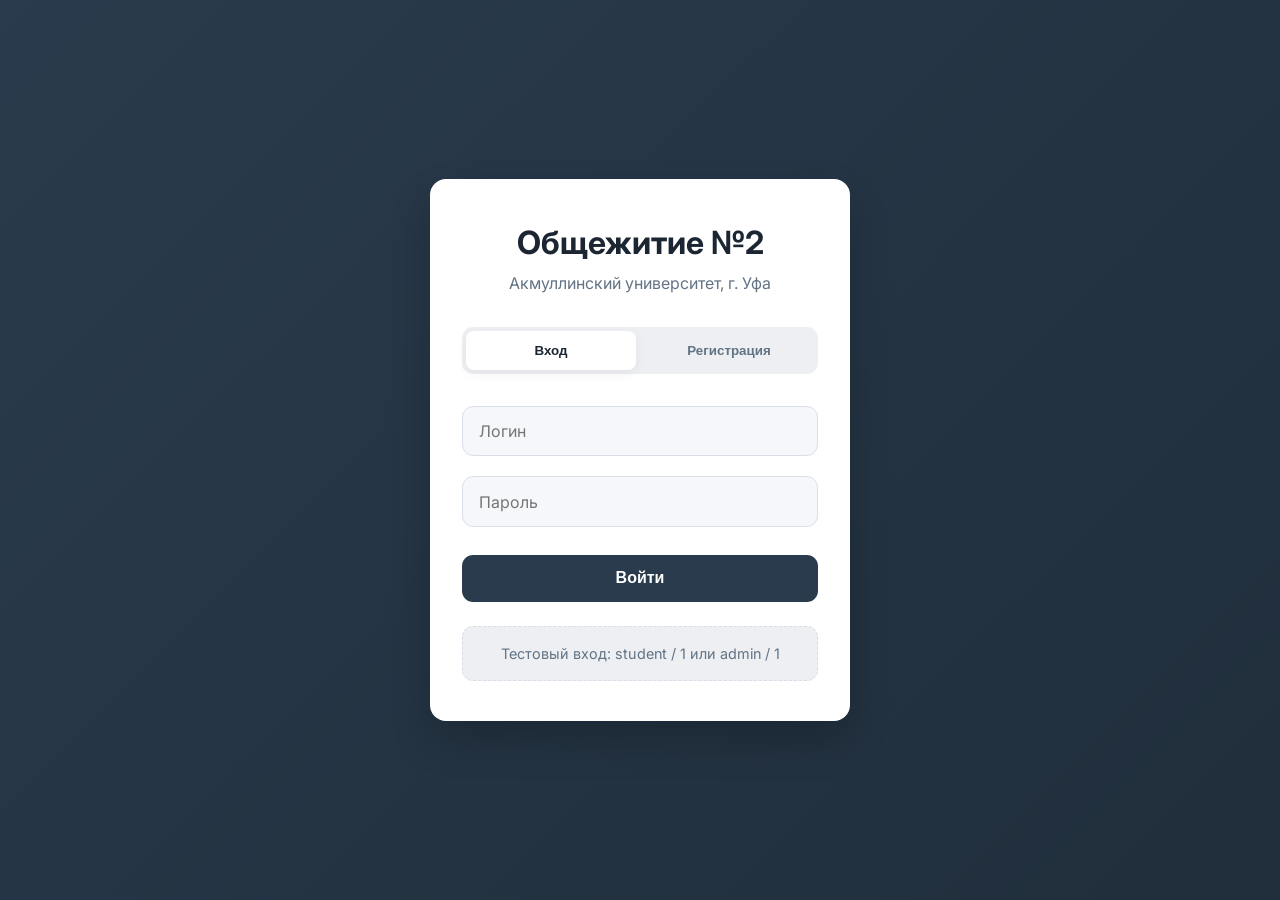
<file: index.html>
<!DOCTYPE html>
<html lang="ru">
<head>
  <meta charset="UTF-8" />
  <meta name="viewport" content="width=device-width, initial-scale=1.0" />
  <title>Общежитие №2 — Вход</title>
  <link rel="preconnect" href="https://fonts.googleapis.com">
  <link href="https://fonts.googleapis.com/css2?family=Inter:wght@400;500;600;700&display=swap" rel="stylesheet">
  <link rel="stylesheet" href="css/style.css" />
</head>
<body class="auth-body">
  <div class="auth-container fade-in">
    <h1 class="auth-title">Общежитие №2</h1>
    <p class="auth-subtitle">Акмуллинский университет, г. Уфа</p>

    <div class="tabs">
      <button class="tab active" data-tab="login">Вход</button>
      <button class="tab" data-tab="register">Регистрация</button>
    </div>

    <!-- Форма входа -->
    <form id="login-form" class="form active">
      <input type="text" id="login-username" placeholder="Логин" required />
      <input type="password" id="login-password" placeholder="Пароль" required />
      <button type="submit" class="btn-primary">Войти</button>
    </form>

    <!-- Форма регистрации -->
    <form id="register-form" class="form">
      <select id="register-role" required>
        <option value="student">Студент</option>
        <option value="admin">Администратор</option>
      </select>

      <input type="text" id="register-name" placeholder="ФИО" required />
      <input type="text" id="register-username" placeholder="Логин" required />
      <input type="password" id="register-password" placeholder="Пароль" required />

      <div id="student-fields">
        <input type="text" id="register-group" placeholder="Группа" />
        <input type="text" id="register-room" placeholder="Комната" />
      </div>

      <div id="admin-fields" class="hidden">
        <input type="text" id="register-position" placeholder="Должность" />
      </div>

      <button type="submit" class="btn-primary">Зарегистрироваться</button>
    </form>

    <!-- Подсказка для тестового входа -->
    <div class="auth-hint">
      Тестовый вход: student / 1 или admin / 1
    </div>
  </div>

  <div id="toast-container"></div>

  <script type="module" src="./js/auth.js"></script>
</body>
</html>
</file>
<file: css/style.css>
:root {
  --background: hsl(214, 30%, 97%);
  --foreground: hsl(210, 30%, 15%);
  --card: hsl(0, 0%, 100%);
  --primary: hsl(210, 30%, 23%);
  --primary-foreground: hsl(0, 0%, 100%);
  --accent: hsl(33, 100%, 64%);
  --accent-foreground: hsl(210, 30%, 15%);
  --muted: hsl(214, 20%, 94%);
  --muted-foreground: hsl(210, 15%, 45%);
  --destructive: hsl(0, 72%, 51%);
  --success: hsl(142, 71%, 45%);
  --border: hsl(214, 25%, 88%);
  --radius: 1rem;
  --shadow: 0 4px 12px rgba(0, 0, 0, 0.05);
  --transition: all 0.2s ease;
}

[data-theme="dark"] {
  --background: hsl(210, 30%, 10%);
  --foreground: hsl(210, 20%, 92%);
  --card: hsl(210, 25%, 16%);
  --primary: hsl(210, 30%, 18%);
  --primary-foreground: hsl(0, 0%, 100%);
  --accent: hsl(33, 90%, 55%);
  --muted: hsl(210, 20%, 20%);
  --muted-foreground: hsl(210, 15%, 65%);
  --border: hsl(210, 20%, 25%);
  --shadow: 0 4px 12px rgba(0, 0, 0, 0.2);
}

* {
  box-sizing: border-box;
  margin: 0;
  padding: 0;
}

body {
  font-family: 'Inter', system-ui, sans-serif;
  background: var(--background);
  color: var(--foreground);
  line-height: 1.5;
  transition: background 0.3s, color 0.3s;
}

/* ===== АНИМАЦИИ ===== */
@keyframes fadeIn {
  from { opacity: 0; transform: translateY(10px); }
  to { opacity: 1; transform: translateY(0); }
}

@keyframes slideIn {
  from { transform: translateX(100%); }
  to { transform: translateX(0); }
}

.fade-in {
  animation: fadeIn 0.3s ease-out;
}

/* ===== КОМПОНЕНТЫ ===== */
.card {
  background: var(--card);
  border-radius: var(--radius);
  padding: 1.25rem;
  box-shadow: var(--shadow);
  border: 1px solid var(--border);
  transition: var(--transition);
}

.card:hover {
  box-shadow: 0 8px 20px rgba(0, 0, 0, 0.1);
}

.btn-primary, .btn-outline, .btn-danger, .ghost-btn {
  padding: 0.6rem 1.2rem;
  border-radius: calc(var(--radius) - 0.25rem);
  font-weight: 500;
  cursor: pointer;
  transition: var(--transition);
  border: none;
  font-size: 0.95rem;
}

.btn-primary {
  background: var(--primary);
  color: var(--primary-foreground);
}

.btn-primary:hover {
  background: hsl(210, 30%, 30%);
  transform: translateY(-1px);
  box-shadow: 0 4px 8px rgba(0, 0, 0, 0.1);
}

.btn-outline {
  background: transparent;
  border: 1px solid var(--primary);
  color: var(--primary);
}

.btn-outline:hover {
  background: var(--primary);
  color: white;
}

.btn-danger {
  background: var(--destructive);
  color: white;
}

.btn-danger:hover {
  background: hsl(0, 72%, 45%);
}

.ghost-btn {
  background: transparent;
  color: var(--primary-foreground);
  padding: 0.4rem 0.8rem;
}

.ghost-btn:hover {
  background: rgba(255, 255, 255, 0.1);
}

input, select, textarea {
  width: 100%;
  padding: 0.7rem 1rem;
  border: 1px solid var(--border);
  border-radius: calc(var(--radius) - 0.3rem);
  background: var(--card);
  color: var(--foreground);
  font-family: inherit;
  transition: var(--transition);
}

input:focus, select:focus, textarea:focus {
  outline: none;
  border-color: var(--accent);
  box-shadow: 0 0 0 3px rgba(251, 191, 36, 0.2);
}

/* ===== ТОСТЫ ===== */
#toast-container {
  position: fixed;
  bottom: 24px;
  right: 24px;
  z-index: 9999;
  display: flex;
  flex-direction: column;
  gap: 12px;
}

.toast {
  background: var(--card);
  color: var(--foreground);
  padding: 1rem 1.5rem;
  border-radius: var(--radius);
  box-shadow: var(--shadow);
  border-left: 4px solid var(--primary);
  animation: slideIn 0.2s ease-out;
  max-width: 300px;
}

.toast.success {
  border-left-color: var(--success);
}

.toast.error {
  border-left-color: var(--destructive);
}

/* ===== ХЕДЕР ===== */
.header {
  background: var(--primary);
  color: white;
  padding: 0.75rem 2rem;
  display: flex;
  justify-content: space-between;
  align-items: center;
  position: sticky;
  top: 0;
  z-index: 50;
  box-shadow: 0 2px 8px rgba(0, 0, 0, 0.1);
}

.logo {
  font-weight: 600;
  font-size: 1.2rem;
  display: flex;
  align-items: center;
  gap: 0.5rem;
}

.nav {
  display: flex;
  gap: 0.5rem;
}

.nav a {
  color: white;
  text-decoration: none;
  padding: 0.5rem 1rem;
  border-radius: calc(var(--radius) - 0.5rem);
  transition: var(--transition);
}

.nav a:hover,
.nav a.active {
  background: rgba(255, 255, 255, 0.15);
}

.header-right {
  display: flex;
  align-items: center;
  gap: 1rem;
}

.burger {
  display: none;
  background: none;
  border: none;
  font-size: 1.8rem;
  color: white;
  cursor: pointer;
}

/* ===== ОСНОВНОЙ КОНТЕНТ ===== */
.main {
  max-width: 1152px;
  margin: 0 auto;
  padding: 2rem 1.5rem;
  min-height: calc(100vh - 140px);
}

/* ===== ПОДВАЛ ===== */
.footer {
  background: var(--primary);
  color: rgba(255, 255, 255, 0.9);
  padding: 2rem;
  display: grid;
  grid-template-columns: repeat(3, 1fr);
  gap: 2rem;
  font-size: 0.9rem;
  border-top: 1px solid rgba(255, 255, 255, 0.1);
}

.footer div {
  line-height: 1.8;
}

/* ===== СЕТКИ ===== */
.grid-2 {
  display: grid;
  grid-template-columns: repeat(2, 1fr);
  gap: 1.5rem;
}

.grid-3 {
  display: grid;
  grid-template-columns: repeat(3, 1fr);
  gap: 1.5rem;
}

.grid-4 {
  display: grid;
  grid-template-columns: repeat(4, 1fr);
  gap: 1.5rem;
}

.info-grid, .news-grid {
  display: grid;
  grid-template-columns: repeat(auto-fit, minmax(250px, 1fr));
  gap: 1.5rem;
}

/* ===== ВКЛАДКИ ===== */
.tabs {
  display: flex;
  gap: 0.25rem;
  background: var(--muted);
  padding: 0.25rem;
  border-radius: calc(var(--radius) - 0.3rem);
  margin-bottom: 1.5rem;
}

.tab {
  flex: 1;
  padding: 0.7rem;
  border: none;
  background: transparent;
  border-radius: calc(var(--radius) - 0.5rem);
  cursor: pointer;
  font-weight: 500;
  color: var(--muted-foreground);
  transition: var(--transition);
}

.tab.active {
  background: var(--card);
  color: var(--foreground);
  box-shadow: var(--shadow);
}

.tab:hover:not(.active) {
  background: rgba(0, 0, 0, 0.05);
}

/* ===== СЛОТЫ ===== */
.slots-grid {
  display: grid;
  grid-template-columns: repeat(auto-fill, minmax(100px, 1fr));
  gap: 0.75rem;
  margin: 1rem 0;
}

.slot-btn {
  padding: 0.75rem;
  border: 1px solid var(--border);
  background: var(--card);
  border-radius: calc(var(--radius) - 0.5rem);
  cursor: pointer;
  transition: var(--transition);
  font-size: 0.9rem;
}

.slot-btn:hover:not(:disabled) {
  border-color: var(--accent);
  background: rgba(251, 191, 36, 0.1);
  transform: translateY(-2px);
}

.slot-btn.selected {
  background: var(--accent);
  color: var(--accent-foreground);
  border-color: var(--accent);
  font-weight: 600;
}

.slot-btn:disabled {
  opacity: 0.5;
  cursor: not-allowed;
  background: var(--muted);
}

/* ===== ПРОГРЕСС-БАРЫ ===== */
.progress {
  background: var(--muted);
  border-radius: 999px;
  height: 8px;
  overflow: hidden;
  margin: 0.5rem 0;
}

.progress-bar {
  background: var(--accent);
  height: 100%;
  border-radius: 999px;
  transition: width 0.3s ease;
}

/* ===== БЕЙДЖИ ===== */
.badge {
  display: inline-block;
  padding: 0.3rem 0.7rem;
  border-radius: 999px;
  font-size: 0.75rem;
  font-weight: 600;
  text-transform: uppercase;
}

.badge.active {
  background: var(--accent);
  color: var(--accent-foreground);
}

.badge.confirmed {
  background: var(--success);
  color: white;
}

.badge.cancelled {
  background: var(--destructive);
  color: white;
}

.badge.new {
  background: var(--accent);
}

.badge.done {
  background: var(--success);
}

/* ===== АДАПТИВНОСТЬ ===== */
@media (max-width: 768px) {
  .grid-2, .grid-3, .grid-4 {
    grid-template-columns: 1fr;
  }

  .nav {
    display: none;
    flex-direction: column;
    position: absolute;
    top: 70px;
    left: 0;
    right: 0;
    background: var(--primary);
    padding: 1rem;
    box-shadow: 0 4px 8px rgba(0, 0, 0, 0.1);
  }

  .nav.active {
    display: flex;
  }

  .burger {
    display: block;
  }

  .footer {
    grid-template-columns: 1fr;
    text-align: center;
  }

  .logo span {
    display: none;
  }
}

@media (max-width: 640px) {
  .header-right span {
    display: none;
  }
}

/* ===== AUTH PAGE ===== */
.auth-body {
  display: flex;
  justify-content: center;
  align-items: center;
  min-height: 100vh;
  background: linear-gradient(135deg, var(--primary), hsl(210, 30%, 18%));
  margin: 0;
}

.auth-container {
  background: var(--card);
  padding: 2.5rem 2rem;
  border-radius: var(--radius);
  width: 100%;
  max-width: 420px;
  box-shadow: 0 20px 40px rgba(0, 0, 0, 0.2);
  animation: fadeIn 0.5s ease;
}

.auth-title {
  font-size: 2rem;
  font-weight: 700;
  color: var(--foreground);
  margin-bottom: 0.25rem;
  text-align: center;
}

.auth-subtitle {
  font-size: 1rem;
  color: var(--muted-foreground);
  margin-bottom: 2rem;
  text-align: center;
}

.tabs {
  display: flex;
  gap: 0.5rem;
  margin-bottom: 2rem;
  background: var(--muted);
  padding: 0.25rem;
  border-radius: calc(var(--radius) - 0.3rem);
}

.tab {
  flex: 1;
  padding: 0.75rem;
  border: none;
  background: transparent;
  border-radius: calc(var(--radius) - 0.5rem);
  font-weight: 600;
  color: var(--muted-foreground);
  cursor: pointer;
  transition: var(--transition);
}

.tab.active {
  background: var(--card);
  color: var(--foreground);
  box-shadow: var(--shadow);
}

.form {
  display: none;
  flex-direction: column;
  gap: 1.25rem;
}

.form.active {
  display: flex;
}

.form input,
.form select,
.form textarea {
  width: 100%;
  padding: 0.9rem 1rem;
  border: 1px solid var(--border);
  border-radius: calc(var(--radius) - 0.3rem);
  background: var(--background);
  color: var(--foreground);
  font-size: 1rem;
  transition: var(--transition);
}

.form input:focus,
.form select:focus {
  outline: none;
  border-color: var(--accent);
  box-shadow: 0 0 0 3px rgba(251, 191, 36, 0.2);
}

.btn-primary {
  background: var(--primary);
  color: white;
  border: none;
  padding: 0.9rem;
  border-radius: calc(var(--radius) - 0.3rem);
  font-weight: 600;
  font-size: 1rem;
  cursor: pointer;
  transition: var(--transition);
  margin-top: 0.5rem;
}

.btn-primary:hover {
  background: hsl(210, 30%, 30%);
  transform: translateY(-2px);
  box-shadow: 0 8px 16px rgba(0, 0, 0, 0.1);
}

.auth-hint {
  margin-top: 1.5rem;
  padding: 1rem;
  background: var(--muted);
  border-radius: calc(var(--radius) - 0.3rem);
  font-size: 0.9rem;
  color: var(--muted-foreground);
  text-align: center;
  border: 1px dashed var(--border);
}

.hidden {
  display: none;
}

/* ===== ТУЛТИПЫ ===== */
[data-tooltip] {
  position: relative;
  cursor: help;
}

[data-tooltip]:before {
  content: attr(data-tooltip);
  position: absolute;
  bottom: 100%;
  left: 50%;
  transform: translateX(-50%);
  padding: 0.4rem 0.8rem;
  background: var(--foreground);
  color: var(--background);
  border-radius: 0.4rem;
  font-size: 0.75rem;
  white-space: nowrap;
  opacity: 0;
  pointer-events: none;
  transition: opacity 0.2s;
  z-index: 100;
}

[data-tooltip]:hover:before {
  opacity: 1;
}

/* ===== СПИННЕР ===== */
.spinner {
  display: inline-block;
  width: 1rem;
  height: 1rem;
  border: 2px solid rgba(255,255,255,0.3);
  border-radius: 50%;
  border-top-color: white;
  animation: spin 0.8s linear infinite;
  margin-right: 0.5rem;
}

@keyframes spin {
  to { transform: rotate(360deg); }
}

.spinner-container {
  display: flex;
  justify-content: center;
  align-items: center;
  min-height: 200px;
}

/* ===== МОДАЛКА ===== */
.modal-overlay {
  position: fixed;
  top: 0;
  left: 0;
  right: 0;
  bottom: 0;
  background: rgba(0,0,0,0.5);
  display: flex;
  justify-content: center;
  align-items: center;
  z-index: 1000;
  animation: fadeIn 0.2s;
}

.modal {
  background: var(--card);
  padding: 2rem;
  border-radius: var(--radius);
  max-width: 400px;
  box-shadow: var(--shadow);
}

.modal p {
  margin-bottom: 1.5rem;
}

/* ===== ВАЛИДАЦИЯ ===== */
.validation-status {
  font-size: 0.8rem;
  margin-top: 0.25rem;
  display: block;
}

/* ===== АНИМАЦИЯ ВКЛАДОК ===== */
.form {
  display: none;
  opacity: 0;
  transform: scale(0.95);
  transition: opacity 0.2s, transform 0.2s;
}

.form.active {
  display: flex;
  opacity: 1;
  transform: scale(1);
}

/* ===== ИКОНКИ В МЕНЮ ===== */
.nav a {
  display: flex;
  align-items: center;
  gap: 0.5rem;
}

.btn-logout {
  border-color: white;
  color: white;
}
.btn-logout:hover {
  background: white;
  color: var(--primary);
}

/* В тёмной теме текст кнопок слотов белый */
[data-theme="dark"] .slot-btn {
  color: white;
}

/* Для выбранного слота (золотой фон) используем тёмный текст */
[data-theme="dark"] .slot-btn.selected {
  color: var(--accent-foreground); /* обычно тёмный */
}
</file>
